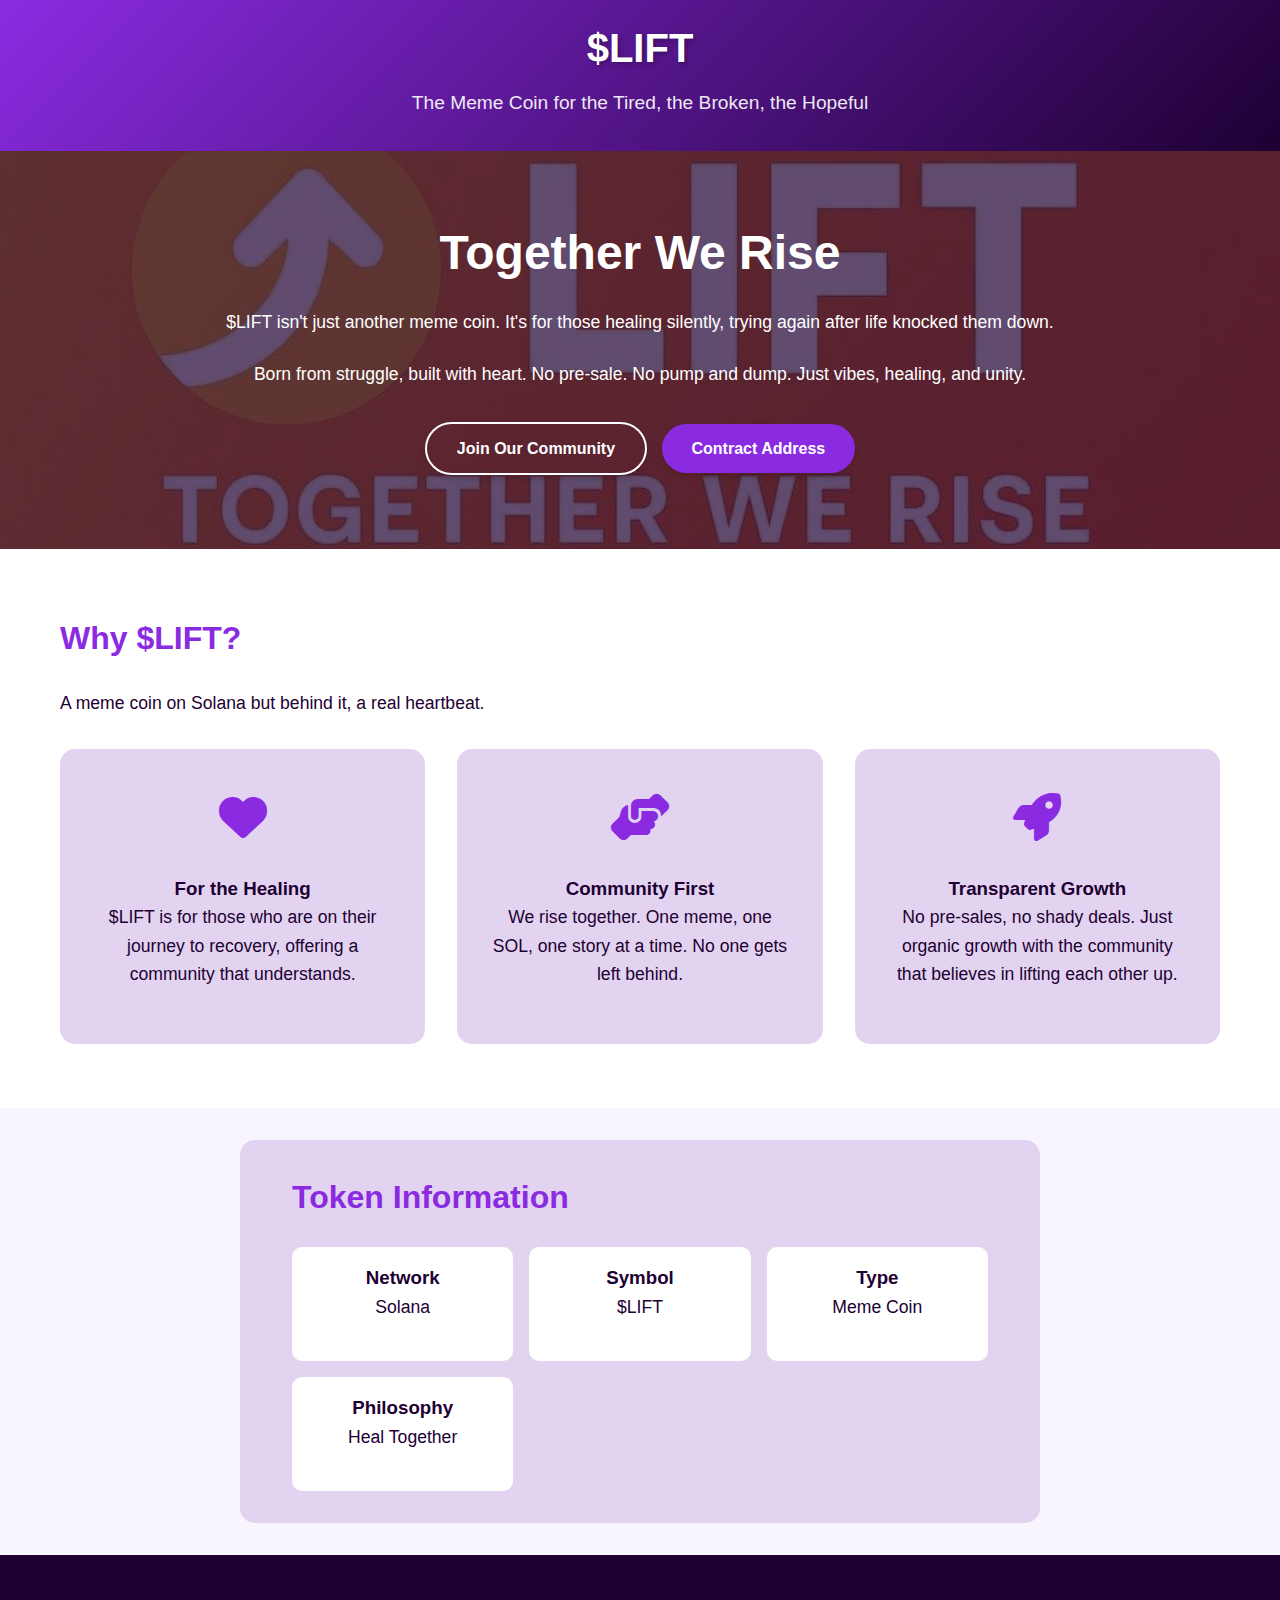
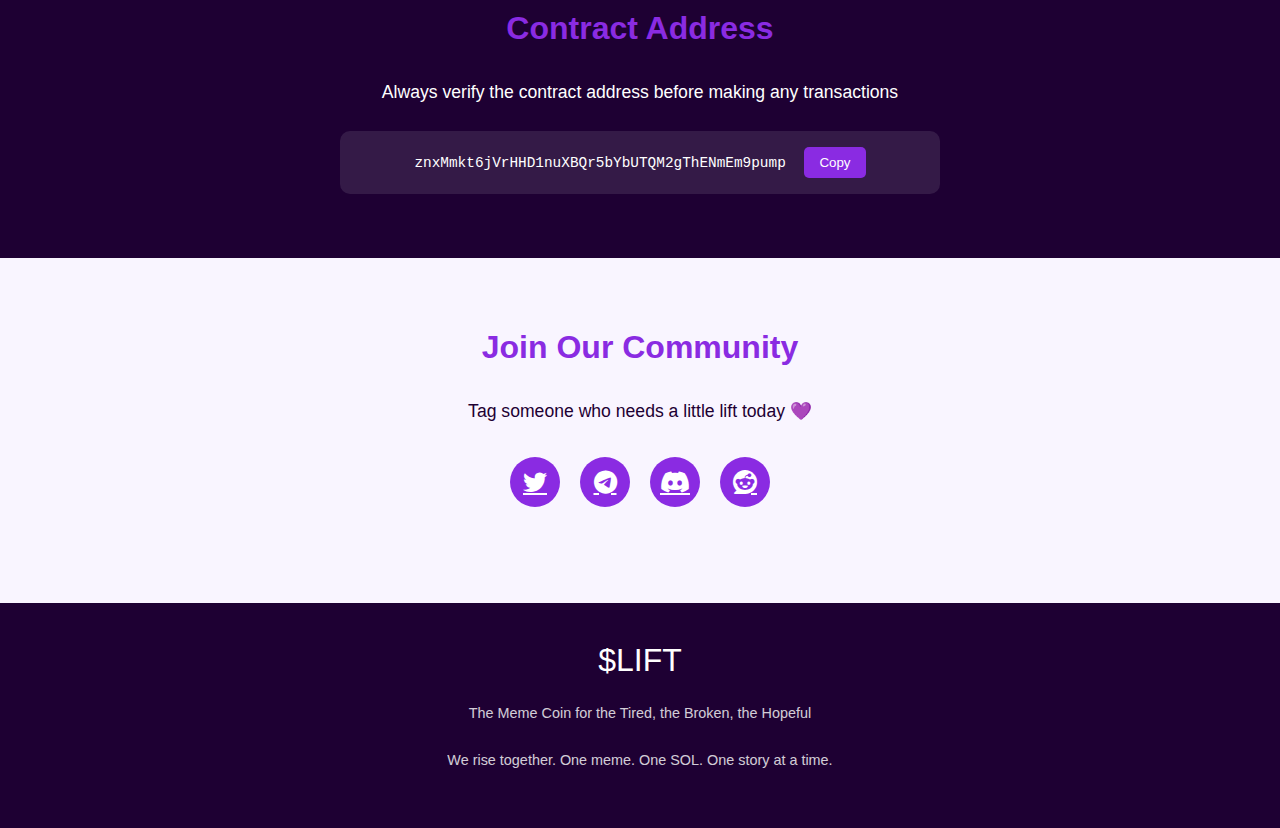
<file: index2.html>
<!DOCTYPE html>
<html lang="en">
<head>
    <meta charset="UTF-8">
    <meta name="viewport" content="width=device-width, initial-scale=1.0">
    <title>$LIFT - We Rise Together</title>
    <link rel="stylesheet" href="https://cdnjs.cloudflare.com/ajax/libs/font-awesome/6.4.0/css/all.min.css">
    <style>
        :root {
            --primary: #8a2be2;
            --secondary: #e2d4f0;
            --dark: #1e0033;
            --light: #f9f5ff;
            --accent: #ff6b6b;
        }
        
        * {
            margin: 0;
            padding: 0;
            box-sizing: border-box;
            font-family: 'Comic Neue', cursive, sans-serif;
        }
        
        body {
            background-color: var(--light);
            color: var(--dark);
            line-height: 1.6;
            overflow-x: hidden;
        }
        
        header {
            background: linear-gradient(135deg, var(--primary), var(--dark));
            color: white;
            padding: 1rem 0;
            text-align: center;
            position: relative;
            overflow: hidden;
        }
        
        .container {
            max-width: 1200px;
            margin: 0 auto;
            padding: 0 20px;
        }
        
        .logo {
            font-size: 2.5rem;
            font-weight: 700;
            margin-bottom: 0.5rem;
            text-shadow: 2px 2px 4px rgba(0,0,0,0.3);
        }
        
        .tagline {
            font-size: 1.2rem;
            opacity: 0.9;
            margin-bottom: 1rem;
        }
        
        .hero {
            padding: 4rem 0;
            text-align: center;
            background: url('images/LIFT2.jpg') no-repeat center center/cover;
            position: relative;
            color: white;
        }
        
        .hero::before {
            content: '';
            position: absolute;
            top: 0;
            left: 0;
            width: 100%;
            height: 100%;
            background: rgba(30, 0, 51, 0.7);
        }
        
        .hero-content {
            position: relative;
            z-index: 1;
        }
        
        h1 {
            font-size: 3rem;
            margin-bottom: 1rem;
            color: white;
        }
        
        h2 {
            font-size: 2rem;
            margin-bottom: 1.5rem;
            color: var(--primary);
        }
        
        p {
            margin-bottom: 1.5rem;
            font-size: 1.1rem;
        }
        
        .btn {
            display: inline-block;
            background-color: var(--primary);
            color: white;
            padding: 12px 30px;
            border-radius: 50px;
            text-decoration: none;
            font-weight: bold;
            margin: 10px 5px;
            transition: all 0.3s ease;
            border: none;
            cursor: pointer;
            font-size: 1rem;
            box-shadow: 0 4px 6px rgba(0,0,0,0.1);
        }
        
        .btn:hover {
            background-color: var(--dark);
            transform: translateY(-3px);
            box-shadow: 0 6px 12px rgba(0,0,0,0.2);
        }
        
        .btn-outline {
            background-color: transparent;
            border: 2px solid white;
            color: white;
        }
        
        .btn-outline:hover {
            background-color: white;
            color: var(--primary);
        }
        
        .features {
            padding: 4rem 0;
            background-color: white;
        }
        
        .features-grid {
            display: grid;
            grid-template-columns: repeat(auto-fit, minmax(300px, 1fr));
            gap: 2rem;
            margin-top: 2rem;
        }
        
        .feature-card {
            background-color: var(--secondary);
            padding: 2rem;
            border-radius: 15px;
            text-align: center;
            transition: transform 0.3s ease;
        }
        
        .feature-card:hover {
            transform: translateY(-10px);
        }
        
        .feature-icon {
            font-size: 3rem;
            color: var(--primary);
            margin-bottom: 1rem;
        }
        
        .contract-section {
            background-color: var(--dark);
            color: white;
            padding: 3rem 0;
            text-align: center;
        }
        
        .contract-address {
            background-color: rgba(255,255,255,0.1);
            padding: 1rem;
            border-radius: 10px;
            margin: 1rem auto;
            max-width: 600px;
            word-break: break-all;
            font-family: monospace;
            font-size: 0.9rem;
        }
        
        .copy-btn {
            background-color: var(--primary);
            color: white;
            border: none;
            padding: 8px 15px;
            border-radius: 5px;
            cursor: pointer;
            margin-left: 10px;
            transition: background-color 0.3s;
        }
        
        .copy-btn:hover {
            background-color: #7b1fa2;
        }
        
        .community {
            padding: 4rem 0;
            text-align: center;
        }
        
        .social-links {
            display: flex;
            justify-content: center;
            gap: 20px;
            margin-top: 2rem;
        }
        
        .social-link {
            display: inline-flex;
            align-items: center;
            justify-content: center;
            width: 50px;
            height: 50px;
            background-color: var(--primary);
            color: white;
            border-radius: 50%;
            font-size: 1.5rem;
            transition: all 0.3s ease;
        }
        
        .social-link:hover {
            background-color: var(--dark);
            transform: scale(1.1);
        }
        
        footer {
            background-color: var(--dark);
            color: white;
            text-align: center;
            padding: 2rem 0;
            margin-top: 2rem;
        }
        
        .footer-logo {
            font-size: 2rem;
            margin-bottom: 1rem;
        }
        
        .footer-text {
            opacity: 0.8;
            font-size: 0.9rem;
        }
        
        /* Responsive adjustments */
        @media (max-width: 768px) {
            .logo {
                font-size: 2rem;
            }
            
            h1 {
                font-size: 2.2rem;
            }
            
            h2 {
                font-size: 1.8rem;
            }
            
            .hero {
                padding: 3rem 0;
            }
        }
        
        @media (max-width: 480px) {
            .logo {
                font-size: 1.8rem;
            }
            
            h1 {
                font-size: 1.8rem;
            }
            
            .btn {
                padding: 10px 20px;
                font-size: 0.9rem;
            }
            
            .contract-address {
                font-size: 0.8rem;
                padding: 0.8rem;
            }
        }
        
        /* Animation */
        @keyframes float {
            0%, 100% {
                transform: translateY(0);
            }
            50% {
                transform: translateY(-10px);
            }
        }
        
        .floating {
            animation: float 3s ease-in-out infinite;
        }
        
        /* Token info */
        .token-info {
            background-color: var(--secondary);
            padding: 2rem;
            border-radius: 15px;
            margin: 2rem auto;
            max-width: 800px;
        }
        
        .info-grid {
            display: grid;
            grid-template-columns: repeat(auto-fit, minmax(200px, 1fr));
            gap: 1rem;
            margin-top: 1rem;
        }
        
        .info-item {
            background-color: white;
            padding: 1rem;
            border-radius: 10px;
            text-align: center;
        }
    </style>
</head>
<body>
    <header>
        <div class="container">
            <div class="logo">$LIFT</div>
            <div class="tagline">The Meme Coin for the Tired, the Broken, the Hopeful</div>
        </div>
    </header>
    
    <section class="hero">
        <div class="container hero-content">
            <h1>Together We Rise</h1>
            <p>$LIFT isn't just another meme coin. It's for those healing silently, trying again after life knocked them down.</p>
            <p>Born from struggle, built with heart. No pre-sale. No pump and dump. Just vibes, healing, and unity.</p>
            <div>
                <a href="#community" class="btn btn-outline">Join Our Community</a>
                <a href="#contract" class="btn">Contract Address</a>
            </div>
        </div>
    </section>
    
    <section class="features">
        <div class="container">
            <h2>Why $LIFT?</h2>
            <p>A meme coin on Solana but behind it, a real heartbeat.</p>
            
            <div class="features-grid">
                <div class="feature-card">
                    <div class="feature-icon">
                        <i class="fas fa-heart"></i>
                    </div>
                    <h3>For the Healing</h3>
                    <p>$LIFT is for those who are on their journey to recovery, offering a community that understands.</p>
                </div>
                
                <div class="feature-card">
                    <div class="feature-icon">
                        <i class="fas fa-hands-helping"></i>
                    </div>
                    <h3>Community First</h3>
                    <p>We rise together. One meme, one SOL, one story at a time. No one gets left behind.</p>
                </div>
                
                <div class="feature-card">
                    <div class="feature-icon">
                        <i class="fas fa-rocket"></i>
                    </div>
                    <h3>Transparent Growth</h3>
                    <p>No pre-sales, no shady deals. Just organic growth with the community that believes in lifting each other up.</p>
                </div>
            </div>
        </div>
    </section>
    
    <section class="token-info">
        <div class="container">
            <h2>Token Information</h2>
            <div class="info-grid">
                <div class="info-item">
                    <h3>Network</h3>
                    <p>Solana</p>
                </div>
                <div class="info-item">
                    <h3>Symbol</h3>
                    <p>$LIFT</p>
                </div>
                <div class="info-item">
                    <h3>Type</h3>
                    <p>Meme Coin</p>
                </div>
                <div class="info-item">
                    <h3>Philosophy</h3>
                    <p>Heal Together</p>
                </div>
            </div>
        </div>
    </section>
    
    <section id="contract" class="contract-section">
        <div class="container">
            <h2>Contract Address</h2>
            <p>Always verify the contract address before making any transactions</p>
            <div class="contract-address">
                znxMmkt6jVrHHD1nuXBQr5bYbUTQM2gThENmEm9pump
                <button class="copy-btn" onclick="copyToClipboard()">Copy</button>
            </div>
        </div>
    </section>
    
    <section id="community" class="community">
        <div class="container">
            <h2>Join Our Community</h2>
            <p>Tag someone who needs a little lift today 💜</p>
            
            <div class="social-links">
                <a href="#" class="social-link"><i class="fab fa-twitter"></i></a>
                <a href="#" class="social-link"><i class="fab fa-telegram"></i></a>
                <a href="#" class="social-link"><i class="fab fa-discord"></i></a>
                <a href="#" class="social-link"><i class="fab fa-reddit"></i></a>
            </div>
        </div>
    </section>
    
    <footer>
        <div class="container">
            <div class="footer-logo">$LIFT</div>
            <p class="footer-text">The Meme Coin for the Tired, the Broken, the Hopeful</p>
            <p class="footer-text">We rise together. One meme. One SOL. One story at a time.</p>
        </div>
    </footer>
    
    <script>
        function copyToClipboard() {
            const contractAddress = "znxMmkt6jVrHHD1nuXBQr5bYbUTQM2gThENmEm9pump";
            navigator.clipboard.writeText(contractAddress).then(() => {
                alert('Contract address copied to clipboard!');
            }).catch(err => {
                console.error('Failed to copy: ', err);
            });
        }
        
        // Smooth scrolling for anchor links
        document.querySelectorAll('a[href^="#"]').forEach(anchor => {
            anchor.addEventListener('click', function (e) {
                e.preventDefault();
                document.querySelector(this.getAttribute('href')).scrollIntoView({
                    behavior: 'smooth'
                });
            });
        });
    </script>
</body>
</html>
</file>
